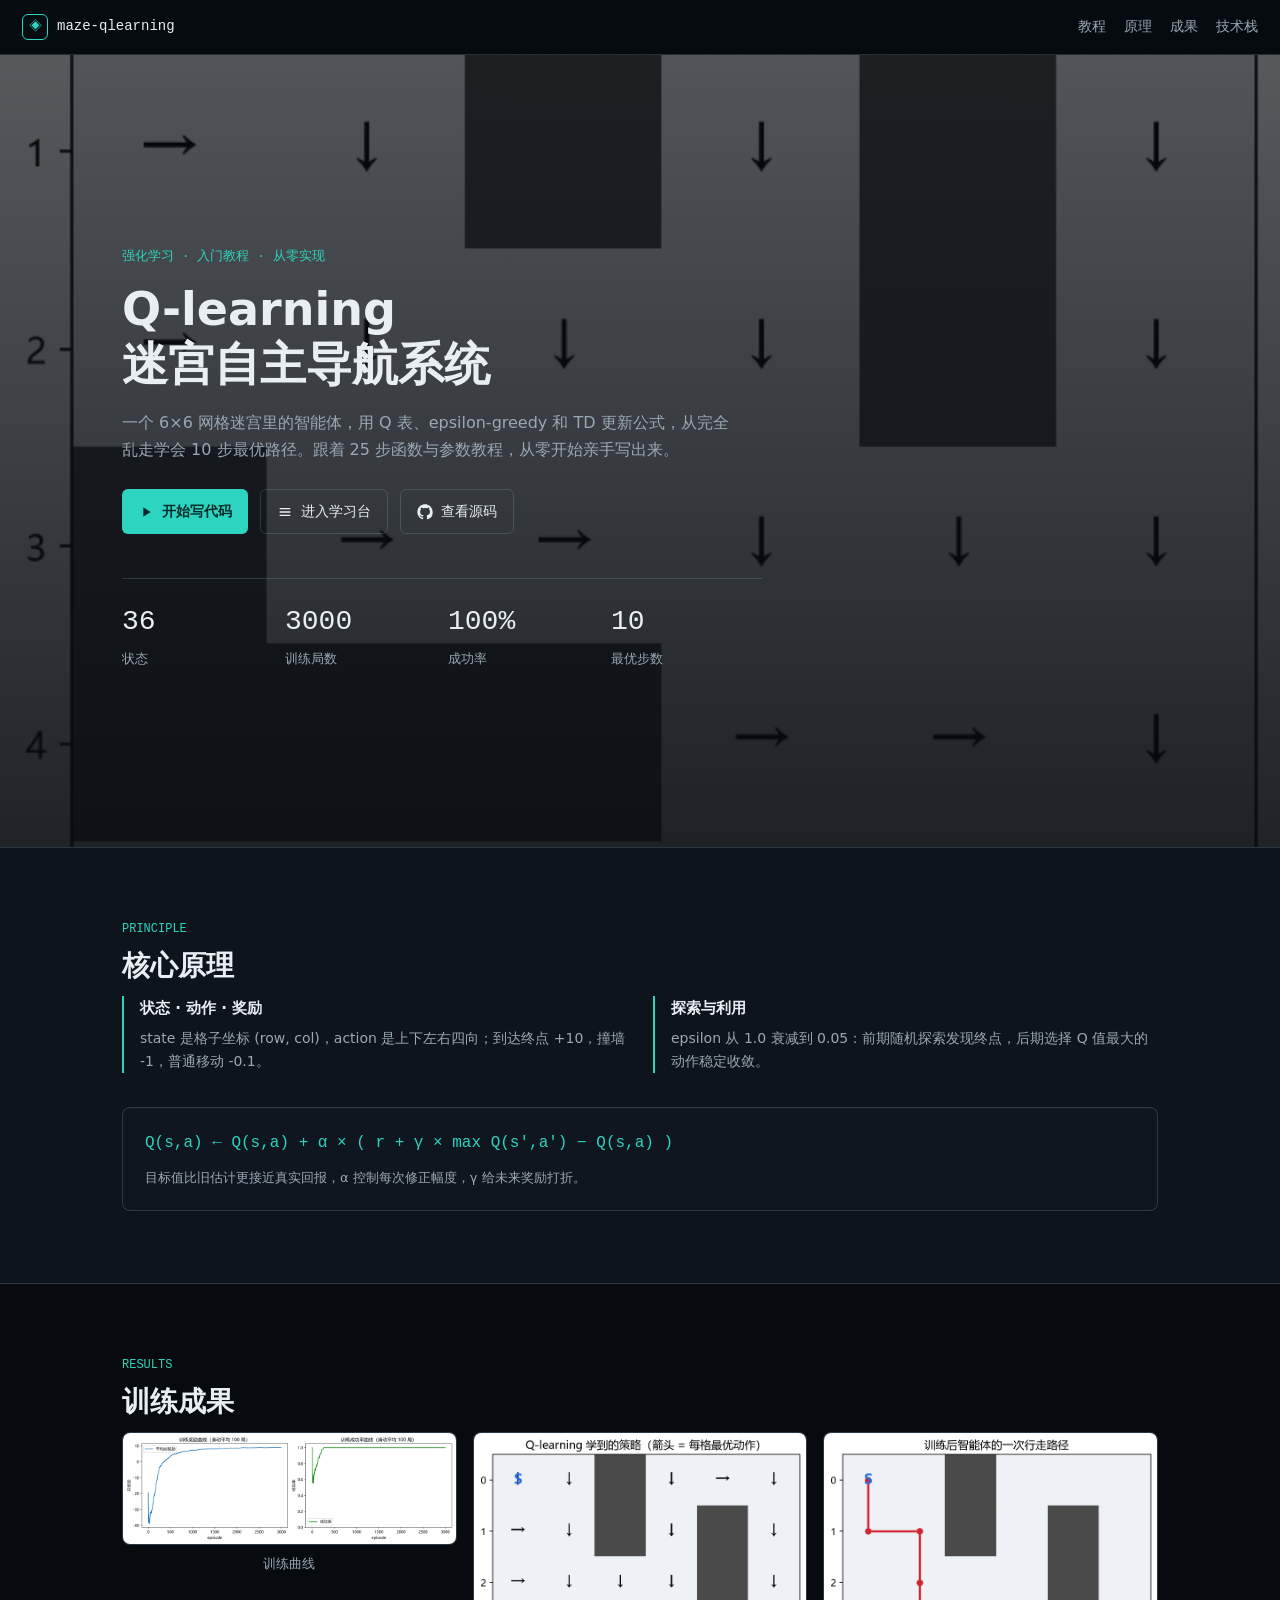
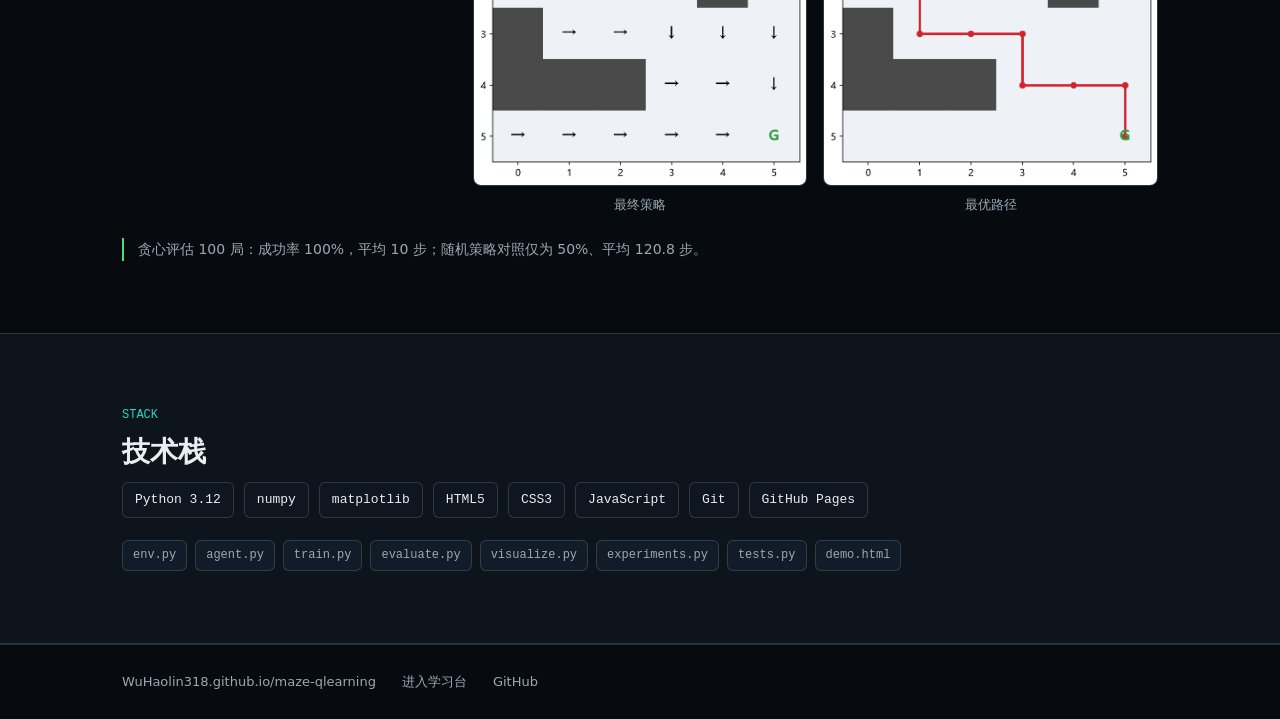
<file: index.html>
<!doctype html>
<html lang="zh-CN">
<head>
  <meta charset="utf-8">
  <meta name="viewport" content="width=device-width, initial-scale=1">
  <title>Q-learning 迷宫自主导航系统</title>
  <meta name="description" content="一个从零实现的 Q-learning 迷宫自主导航项目：状态、动作、奖励、Q 表、epsilon-greedy、可视化与参数实验。">
  <link rel="stylesheet" href="intro.css">
</head>
<body>
  <canvas id="grid-bg" aria-hidden="true"></canvas>

  <header class="site-head">
    <a class="brand" href="index.html">
      <span class="brand-mark" aria-hidden="true">◈</span>
      <span>maze-qlearning</span>
    </a>
    <nav aria-label="页面导航">
      <a href="tutorial.html">教程</a>
      <a href="#principle">原理</a>
      <a href="#results">成果</a>
      <a href="#stack">技术栈</a>
    </nav>
  </header>

  <main>
    <section class="hero" id="top">
      <div class="hero-inner">
        <p class="eyebrow">强化学习 · 入门教程 · 从零实现</p>
        <h1>Q-learning<br>迷宫自主导航系统</h1>
        <p class="lead">一个 6×6 网格迷宫里的智能体，用 Q 表、epsilon-greedy 和 TD 更新公式，从完全乱走学会 10 步最优路径。跟着 25 步函数与参数教程，从零开始亲手写出来。</p>
        <div class="cta-row">
          <a class="btn btn-primary" href="tutorial.html">
            <svg viewBox="0 0 24 24" fill="currentColor" aria-hidden="true"><path d="M8 5v14l11-7z"/></svg>
            开始写代码
          </a>
          <a class="btn btn-ghost" href="demo.html">
            <svg viewBox="0 0 24 24" fill="none" stroke="currentColor" stroke-width="2"><path d="M4 7h16M4 12h16M4 17h16"/></svg>
            进入学习台
          </a>
          <a class="btn btn-ghost" href="https://github.com/WuHaolin318/maze-qlearning">
            <svg viewBox="0 0 24 24" fill="currentColor" aria-hidden="true"><path d="M12 .5C5.65.5.5 5.65.5 12c0 5.08 3.29 9.39 7.86 10.91.58.11.79-.25.79-.56v-2.17c-3.2.7-3.87-1.36-3.87-1.36-.53-1.34-1.29-1.7-1.29-1.7-1.05-.72.08-.71.08-.71 1.16.08 1.77 1.19 1.77 1.19 1.03 1.77 2.7 1.26 3.36.96.1-.75.4-1.26.73-1.55-2.55-.29-5.23-1.28-5.23-5.68 0-1.26.45-2.29 1.19-3.1-.12-.29-.52-1.46.11-3.05 0 0 .97-.31 3.18 1.18a11.1 11.1 0 0 1 5.8 0c2.2-1.49 3.17-1.18 3.17-1.18.63 1.59.23 2.76.11 3.05.74.81 1.19 1.84 1.19 3.1 0 4.41-2.69 5.38-5.25 5.66.41.35.77 1.05.77 2.12v3.14c0 .31.21.68.8.56A10.52 10.52 0 0 0 23.5 12C23.5 5.65 18.35.5 12 .5z"/></svg>
            查看源码
          </a>
        </div>
        <div class="hero-stats" aria-label="项目关键数据">
          <div><b data-count="36">0</b><span>状态</span></div>
          <div><b data-count="3000">0</b><span>训练局数</span></div>
          <div><b data-count="100" data-suffix="%">0</b><span>成功率</span></div>
          <div><b data-count="10">0</b><span>最优步数</span></div>
        </div>
      </div>
    </section>

    <section class="band band-alt" id="principle">
      <div class="container">
        <p class="kicker">PRINCIPLE</p>
        <h2>核心原理</h2>
        <div class="principle-grid">
          <div class="principle reveal">
            <h3>状态 · 动作 · 奖励</h3>
            <p>state 是格子坐标 (row, col)，action 是上下左右四向；到达终点 +10，撞墙 -1，普通移动 -0.1。</p>
          </div>
          <div class="principle reveal">
            <h3>探索与利用</h3>
            <p>epsilon 从 1.0 衰减到 0.05：前期随机探索发现终点，后期选择 Q 值最大的动作稳定收敛。</p>
          </div>
        </div>
        <div class="formula reveal" aria-label="Q 值更新公式">
          <code>Q(s,a) ← Q(s,a) + α × ( r + γ × max Q(s′,a′) − Q(s,a) )</code>
          <p>目标值比旧估计更接近真实回报，α 控制每次修正幅度，γ 给未来奖励打折。</p>
        </div>
      </div>
    </section>

    <section class="band" id="results">
      <div class="container">
        <p class="kicker">RESULTS</p>
        <h2>训练成果</h2>
        <div class="gallery">
          <figure class="reveal">
            <img src="results/training_curves.png" alt="训练奖励与成功率曲线">
            <figcaption>训练曲线</figcaption>
          </figure>
          <figure class="reveal">
            <img src="results/policy.png" alt="最终策略箭头图">
            <figcaption>最终策略</figcaption>
          </figure>
          <figure class="reveal">
            <img src="results/path.png" alt="智能体行走路径">
            <figcaption>最优路径</figcaption>
          </figure>
        </div>
        <p class="gallery-note">贪心评估 100 局：成功率 100%，平均 10 步；随机策略对照仅为 50%、平均 120.8 步。</p>
      </div>
    </section>

    <section class="band band-alt" id="stack">
      <div class="container">
        <p class="kicker">STACK</p>
        <h2>技术栈</h2>
        <div class="chips">
          <span>Python 3.12</span>
          <span>numpy</span>
          <span>matplotlib</span>
          <span>HTML5</span>
          <span>CSS3</span>
          <span>JavaScript</span>
          <span>Git</span>
          <span>GitHub Pages</span>
        </div>
        <div class="file-list" aria-label="项目文件结构">
          <code>env.py</code><code>agent.py</code><code>train.py</code><code>evaluate.py</code>
          <code>visualize.py</code><code>experiments.py</code><code>tests.py</code><code>demo.html</code>
        </div>
      </div>
    </section>
  </main>

  <footer class="site-foot">
    <div class="container">
      <a href="https://WuHaolin318.github.io/maze-qlearning/">WuHaolin318.github.io/maze-qlearning</a>
      <a href="demo.html">进入学习台</a>
      <a href="https://github.com/WuHaolin318/maze-qlearning">GitHub</a>
    </div>
  </footer>

  <script src="intro.js"></script>
</body>
</html>
</file>
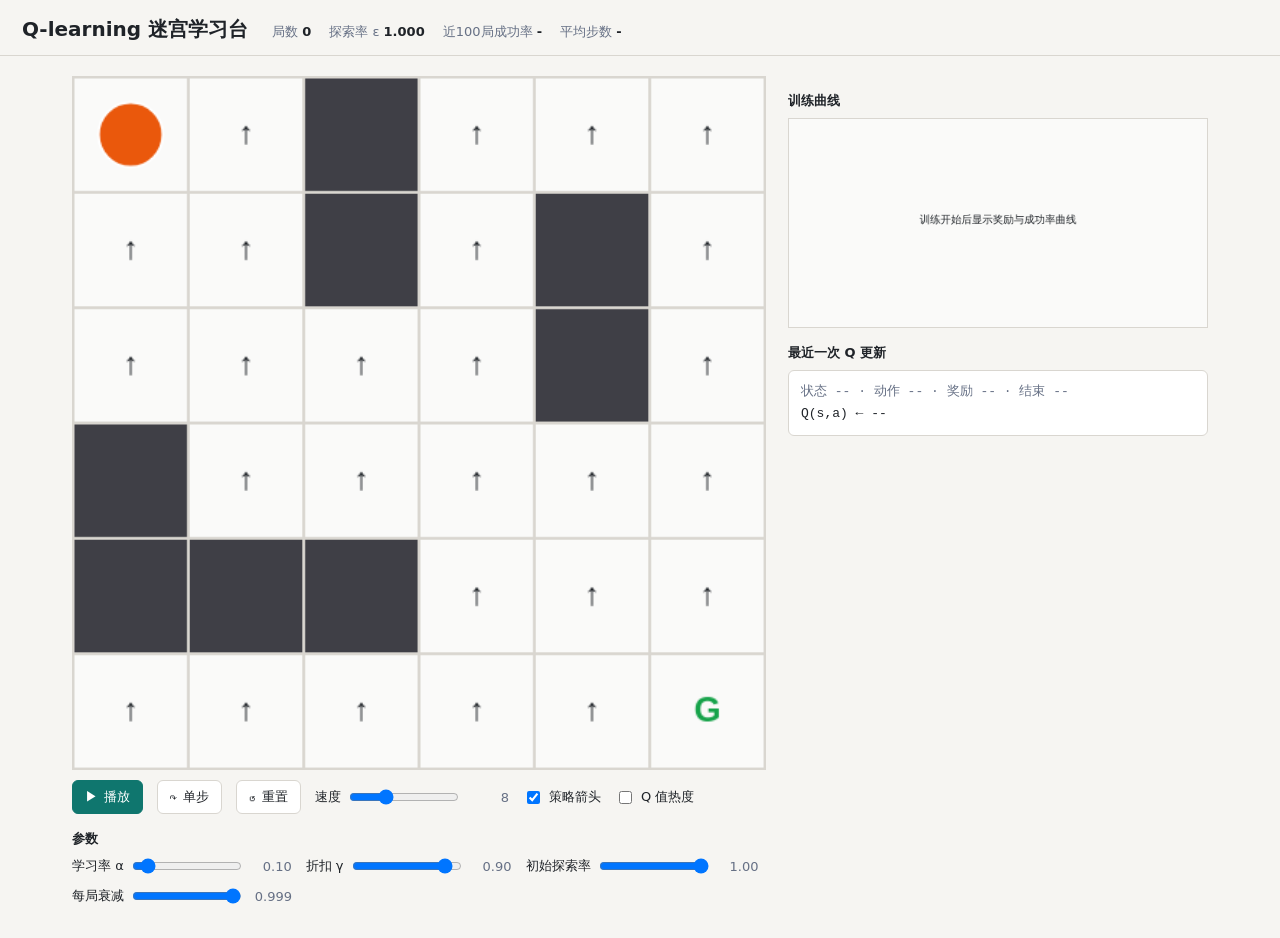
<file: web/index.html>
<!doctype html>
<html lang="zh-CN">
<head>
  <meta charset="utf-8">
  <meta name="viewport" content="width=device-width, initial-scale=1">
  <title>Q-learning 迷宫学习台</title>
  <link rel="stylesheet" href="style.css">
</head>
<body>
  <header class="topbar">
    <h1>Q-learning 迷宫学习台</h1>
    <div class="stats">
      <span>局数 <b id="statEpisode">0</b></span>
      <span>探索率 ε <b id="statEpsilon">1.000</b></span>
      <span>近100局成功率 <b id="statSuccess">-</b></span>
      <span>平均步数 <b id="statSteps">-</b></span>
    </div>
  </header>

  <main class="layout">
    <section class="stage" aria-label="迷宫训练区">
      <canvas id="maze" width="480" height="480" aria-label="迷宫与智能体位置">迷宫与智能体位置</canvas>
      <div class="controls">
        <button type="button" id="playBtn" class="btn btn-primary" aria-label="播放或暂停训练">
          <span aria-hidden="true" id="playIcon">▶</span><span id="playLabel">播放</span>
        </button>
        <button type="button" id="stepBtn" class="btn" aria-label="单步执行一次动作">
          <span aria-hidden="true">↷</span>单步
        </button>
        <button type="button" id="resetBtn" class="btn" aria-label="重置训练">
          <span aria-hidden="true">↺</span>重置
        </button>
        <label class="param">速度 <input type="range" id="speed" min="1" max="24" value="8"><span id="speedVal">8</span></label>
        <label class="check"><input type="checkbox" id="showPolicy" checked>策略箭头</label>
        <label class="check"><input type="checkbox" id="showQ">Q 值热度</label>
      </div>

      <h2 class="section-title">参数</h2>
      <div class="controls params">
        <label class="param">学习率 α <input type="range" id="alpha" min="0.01" max="1" step="0.01" value="0.1"><span id="alphaVal">0.10</span></label>
        <label class="param">折扣 γ <input type="range" id="gamma" min="0" max="0.99" step="0.01" value="0.9"><span id="gammaVal">0.90</span></label>
        <label class="param">初始探索率 <input type="range" id="epsilonStart" min="0.05" max="1" step="0.05" value="1"><span id="epsilonStartVal">1.00</span></label>
        <label class="param">每局衰减 <input type="range" id="epsilonDecay" min="0.9" max="1" step="0.001" value="0.999"><span id="epsilonDecayVal">0.999</span></label>
      </div>
    </section>

    <aside class="side" aria-label="学习曲线与更新信息">
      <h2 class="section-title">训练曲线</h2>
      <canvas id="curves" width="480" height="240" aria-label="奖励与成功率训练曲线">奖励与成功率训练曲线</canvas>
      <h2 class="section-title">最近一次 Q 更新</h2>
      <div class="formula-box">
        <div id="lastLine">状态 -- · 动作 -- · 奖励 -- · 结束 --</div>
        <div id="formulaLine">Q(s,a) ← --</div>
      </div>
    </aside>
  </main>

  <script src="app.js"></script>
</body>
</html>
</file>
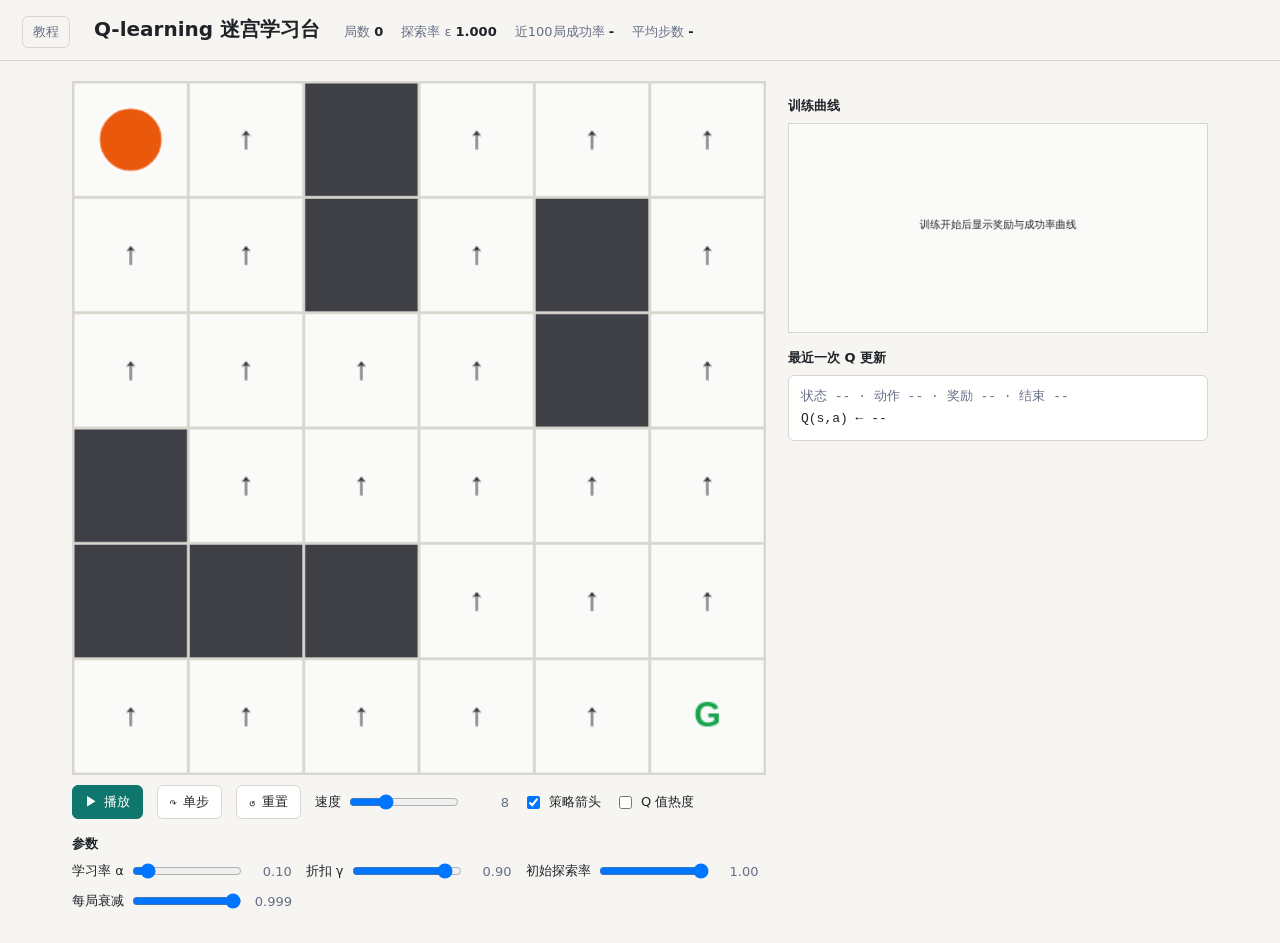
<file: demo.html>
<!doctype html>
<html lang="zh-CN">
<head>
  <meta charset="utf-8">
  <meta name="viewport" content="width=device-width, initial-scale=1">
  <title>Q-learning 迷宫学习台</title>
  <link rel="stylesheet" href="style.css">
</head>
<body>
  <header class="topbar">
    <a class="back-link" href="tutorial.html">教程</a>
    <h1>Q-learning 迷宫学习台</h1>
    <div class="stats">
      <span>局数 <b id="statEpisode">0</b></span>
      <span>探索率 ε <b id="statEpsilon">1.000</b></span>
      <span>近100局成功率 <b id="statSuccess">-</b></span>
      <span>平均步数 <b id="statSteps">-</b></span>
    </div>
  </header>

  <main class="layout">
    <section class="stage" aria-label="迷宫训练区">
      <canvas id="maze" width="480" height="480" aria-label="迷宫与智能体位置">迷宫与智能体位置</canvas>
      <div class="controls">
        <button type="button" id="playBtn" class="btn btn-primary" aria-label="播放或暂停训练">
          <span aria-hidden="true" id="playIcon">▶</span><span id="playLabel">播放</span>
        </button>
        <button type="button" id="stepBtn" class="btn" aria-label="单步执行一次动作">
          <span aria-hidden="true">↷</span>单步
        </button>
        <button type="button" id="resetBtn" class="btn" aria-label="重置训练">
          <span aria-hidden="true">↺</span>重置
        </button>
        <label class="param">速度 <input type="range" id="speed" min="1" max="24" value="8"><span id="speedVal">8</span></label>
        <label class="check"><input type="checkbox" id="showPolicy" checked>策略箭头</label>
        <label class="check"><input type="checkbox" id="showQ">Q 值热度</label>
      </div>

      <h2 class="section-title">参数</h2>
      <div class="controls params">
        <label class="param">学习率 α <input type="range" id="alpha" min="0.01" max="1" step="0.01" value="0.1"><span id="alphaVal">0.10</span></label>
        <label class="param">折扣 γ <input type="range" id="gamma" min="0" max="0.99" step="0.01" value="0.9"><span id="gammaVal">0.90</span></label>
        <label class="param">初始探索率 <input type="range" id="epsilonStart" min="0.05" max="1" step="0.05" value="1"><span id="epsilonStartVal">1.00</span></label>
        <label class="param">每局衰减 <input type="range" id="epsilonDecay" min="0.9" max="1" step="0.001" value="0.999"><span id="epsilonDecayVal">0.999</span></label>
      </div>
    </section>

    <aside class="side" aria-label="学习曲线与更新信息">
      <h2 class="section-title">训练曲线</h2>
      <canvas id="curves" width="480" height="240" aria-label="奖励与成功率训练曲线">奖励与成功率训练曲线</canvas>
      <h2 class="section-title">最近一次 Q 更新</h2>
      <div class="formula-box">
        <div id="lastLine">状态 -- · 动作 -- · 奖励 -- · 结束 --</div>
        <div id="formulaLine">Q(s,a) ← --</div>
      </div>
    </aside>
  </main>

  <script src="app.js"></script>
</body>
</html>
</file>
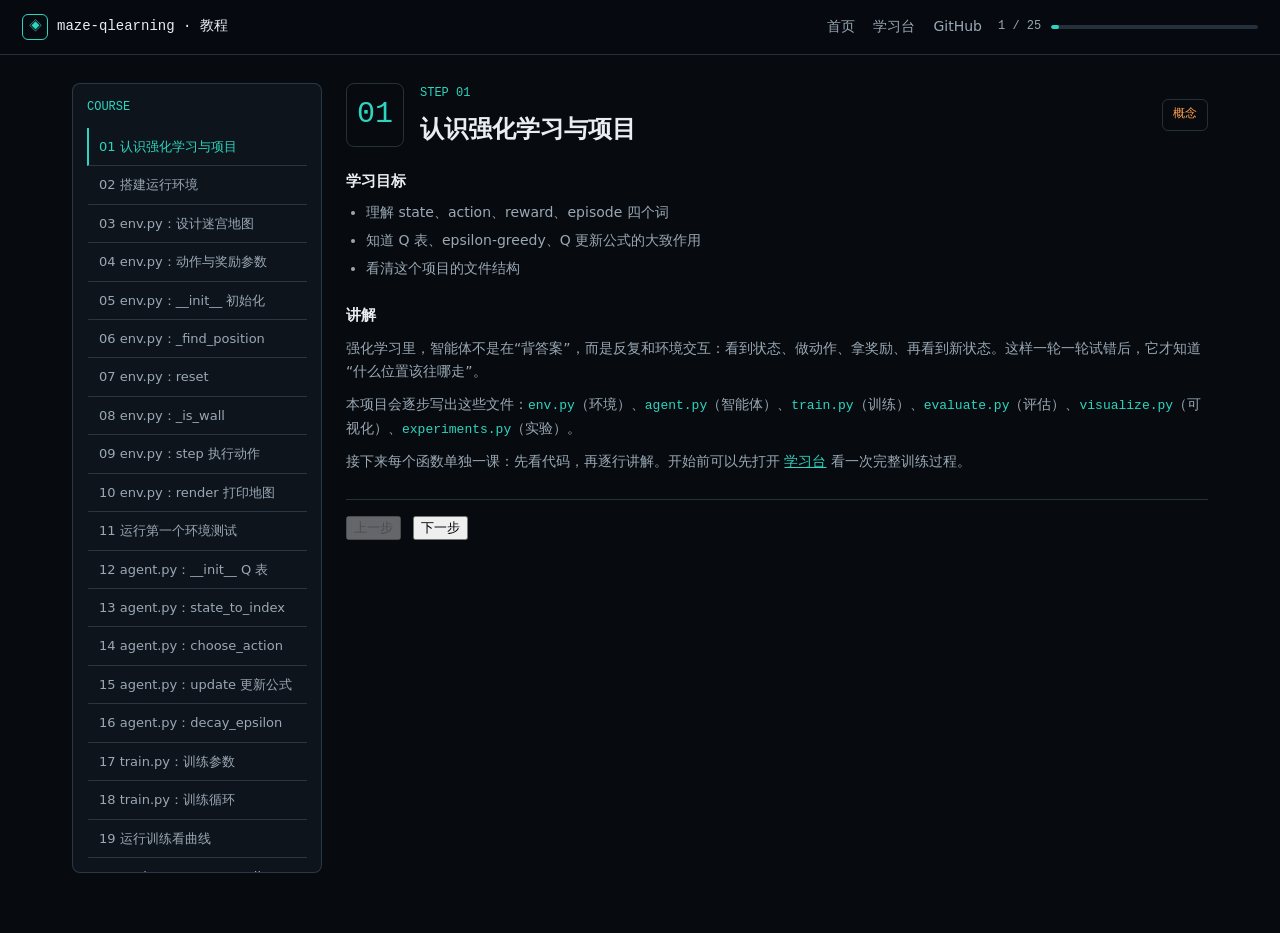
<file: tutorial.html>
<!doctype html>
<html lang="zh-CN">
<head>
  <meta charset="utf-8">
  <meta name="viewport" content="width=device-width, initial-scale=1">
  <title>Q-learning 迷宫学习教程</title>
  <link rel="stylesheet" href="tutorial.css">
</head>
<body>
  <header class="site-head">
    <a class="brand" href="index.html">
      <span class="brand-mark" aria-hidden="true">◈</span>
      <span>maze-qlearning · 教程</span>
    </a>
    <nav aria-label="页面导航">
      <a href="index.html">首页</a>
      <a href="demo.html">学习台</a>
      <a href="https://github.com/WuHaolin318/maze-qlearning">GitHub</a>
    </nav>
    <div class="progress-wrap" aria-label="教程进度">
      <span id="progressText">1 / 25</span>
      <div class="progress-track"><div id="progressFill"></div></div>
    </div>
  </header>

  <main class="tutorial-layout">
    <aside class="side-nav" aria-label="教程步骤列表">
      <p class="kicker">COURSE</p>
      <nav id="stepNav"></nav>
    </aside>

    <div class="step-panels">
      <section class="step" id="step-1" data-title="认识强化学习与项目">
        <div class="step-head">
          <span class="step-num">01</span>
          <div><p class="kicker">STEP 01</p><h2>认识强化学习与项目</h2></div>
          <span class="step-type">概念</span>
        </div>
        <div class="step-body">
          <h3>学习目标</h3>
          <ul>
            <li>理解 state、action、reward、episode 四个词</li>
            <li>知道 Q 表、epsilon-greedy、Q 更新公式的大致作用</li>
            <li>看清这个项目的文件结构</li>
          </ul>
          <h3>讲解</h3>
          <p>强化学习里，智能体不是在“背答案”，而是反复和环境交互：看到状态、做动作、拿奖励、再看到新状态。这样一轮一轮试错后，它才知道“什么位置该往哪走”。</p>
          <p>本项目会逐步写出这些文件：<code>env.py</code>（环境）、<code>agent.py</code>（智能体）、<code>train.py</code>（训练）、<code>evaluate.py</code>（评估）、<code>visualize.py</code>（可视化）、<code>experiments.py</code>（实验）。</p>
          <p>接下来每个函数单独一课：先看代码，再逐行讲解。开始前可以先打开 <a href="demo.html">学习台</a> 看一次完整训练过程。</p>
        </div>
        <div class="step-nav">
          <button type="button" class="prev-btn" disabled>上一步</button>
          <button type="button" class="next-btn">下一步</button>
        </div>
      </section>

      <section class="step" id="step-2" data-title="搭建运行环境">
        <div class="step-head">
          <span class="step-num">02</span>
          <div><p class="kicker">STEP 02</p><h2>搭建运行环境</h2></div>
          <span class="step-type">操作</span>
        </div>
        <div class="step-body">
          <h3>学习目标</h3>
          <ul>
            <li>创建独立虚拟环境，避免污染系统 Python</li>
            <li>安装 numpy 和 matplotlib</li>
          </ul>
          <h3>要执行的命令</h3>
          <div class="code-wrap"><button type="button" class="copy-btn">复制</button><textarea class="code-block terminal" rows="4" readonly spellcheck="false">python -m venv venv
venv\Scripts\activate
pip install numpy matplotlib</textarea></div>
          <h3>预期输出</h3>
          <pre class="expected"><code>Successfully installed matplotlib ... numpy ...</code></pre>
          <p>看到 <code>Successfully installed</code> 说明依赖装好了。</p>
        </div>
        <div class="step-nav">
          <button type="button" class="prev-btn">上一步</button>
          <button type="button" class="next-btn">下一步</button>
        </div>
      </section>

      <section class="step" id="step-3" data-title="env.py：设计迷宫地图">
        <div class="step-head">
          <span class="step-num">03</span>
          <div><p class="kicker">STEP 03</p><h2>env.py：设计迷宫地图 MAP</h2></div>
          <span class="step-type">参数</span>
        </div>
        <div class="step-body">
          <h3>这个参数做什么</h3>
          <p>MAP 是整个迷宫的地图：一张 6 行 6 列的二维数组，数字编码决定每个格子是空地、墙、起点还是终点。</p>
          <div class="code-wrap"><button type="button" class="copy-btn">复制</button><textarea class="code-block" rows="12" readonly spellcheck="false"># 0 = 空地，1 = 墙，2 = 起点，3 = 终点
MAP = [
    [2, 0, 1, 0, 0, 0],
    [0, 0, 1, 0, 1, 0],
    [0, 0, 0, 0, 1, 0],
    [1, 0, 0, 0, 0, 0],
    [1, 1, 1, 0, 0, 0],
    [0, 0, 0, 0, 0, 3],
]</textarea></div>
          <h3>逐项讲解</h3>
          <ul class="line-expl">
            <li><code>[2, 0, 1, ...]</code> 第 0 行：起点在 (0,0)，(0,2) 是墙</li>
            <li><code>2</code> 起点只能有一个，智能体每次从它出发</li>
            <li><code>3</code> 终点只能有一个，到达即成功</li>
            <li><code>1</code> 墙不能进入，撞墙会原地停留并扣分</li>
            <li><code>0</code> 空地，智能体可以走</li>
          </ul>
          <h3>怎么设计自己的地图</h3>
          <ul class="line-expl">
            <li>先决定大小：本项目是 6×6，也可以改成 5×5 或 8×8</li>
            <li>把起点放在左上角、终点放在右下角，中间放几堵墙制造通道</li>
            <li>设计完必须保证从起点到终点有一条通路，否则永远学不会</li>
            <li>墙越多、通道越绕，迷宫越难，学习速度越慢</li>
          </ul>
          <h3>动手练习</h3>
          <p>试着把 <code>MAP[2][4]</code> 的墙改成 <code>0</code>，或去掉 (3,0) 的墙，看看路径会不会变短、学习会不会变快。</p>
        </div>
        <div class="step-nav">
          <button type="button" class="prev-btn">上一步</button>
          <button type="button" class="next-btn">下一步</button>
        </div>
      </section>

      <section class="step" id="step-4" data-title="env.py：动作与奖励参数">
        <div class="step-head">
          <span class="step-num">04</span>
          <div><p class="kicker">STEP 04</p><h2>env.py：动作与奖励参数</h2></div>
          <span class="step-type">参数</span>
        </div>
        <div class="step-body">
          <h3>动作参数 ACTIONS</h3>
          <p>动作不是直接写“上/下/左/右”，而是用数字编号，再映射成坐标位移。这样 Q 表可以直接用数字当列下标。</p>
          <div class="code-wrap"><button type="button" class="copy-btn">复制</button><textarea class="code-block" rows="3" readonly spellcheck="false"># 动作编号：0=上 1=下 2=左 3=右
ACTIONS = {0: (-1, 0), 1: (1, 0), 2: (0, -1), 3: (0, 1)}</textarea></div>
          <ul class="line-expl">
            <li><code>0: (-1, 0)</code> 向上：行号减 1，列不变</li>
            <li><code>1: (1, 0)</code> 向下：行号加 1</li>
            <li><code>2: (0, -1)</code> 向左：列号减 1</li>
            <li><code>3: (0, 1)</code> 向右：列号加 1</li>
            <li>用数字代替文字，是因为 Q 表的列号就是动作编号，方便直接查表</li>
          </ul>
          <h3>奖励参数 REWARD</h3>
          <div class="code-wrap"><button type="button" class="copy-btn">复制</button><textarea class="code-block" rows="3" readonly spellcheck="false">REWARD_GOAL = 10.0   # 到达终点：大正奖励
REWARD_WALL = -1.0   # 撞墙 / 越界：惩罚
REWARD_STEP = -0.1   # 普通移动：小惩罚</textarea></div>
          <ul class="line-expl">
            <li><code>+10</code> 明确告诉智能体“到这里是对的”，数值要大</li>
            <li><code>-1</code> 惩罚无效动作，但不要太大，否则它会害怕移动</li>
            <li><code>-0.1</code> 每走一步都扣一点，引导它找更短的路径</li>
            <li>奖励差就是 Q 学习的“学习信号”，设计不合理，训练就学不会</li>
          </ul>
        </div>
        <div class="step-nav">
          <button type="button" class="prev-btn">上一步</button>
          <button type="button" class="next-btn">下一步</button>
        </div>
      </section>

      <section class="step" id="step-5" data-title="env.py：__init__ 初始化">
        <div class="step-head">
          <span class="step-num">03</span>
          <div><p class="kicker">STEP 03</p><h2>env.py：__init__ 初始化环境</h2></div>
          <span class="step-type">函数</span>
        </div>
        <div class="step-body">
          <h3>这个函数做什么</h3>
          <p>创建环境对象时自动运行，负责记住地图尺寸、起点、终点，并立刻开始第一局。</p>
          <div class="code-wrap"><button type="button" class="copy-btn">复制</button><textarea class="code-block" rows="12" readonly spellcheck="false">class GridMazeEnv:
    def __init__(self):
        self.rows = len(MAP)
        self.cols = len(MAP[0])
        self.start_pos = self._find_position(2)
        self.goal_pos = self._find_position(3)
        self.agent_pos = None
        self.reset()</textarea></div>
          <h3>逐行讲解</h3>
          <ul class="line-expl">
            <li><code>class GridMazeEnv:</code> 定义一个环境类，把地图和规则打包在一起</li>
            <li><code>def __init__(self):</code> 每次创建环境对象时自动调用</li>
            <li><code>self.rows = len(MAP)</code> 地图有几行，也就是 6</li>
            <li><code>self.cols = len(MAP[0])</code> 第一行有几个格子，也就是列数 6</li>
            <li><code>self.start_pos = self._find_position(2)</code> 扫描地图找到编码 2 的起点</li>
            <li><code>self.goal_pos = self._find_position(3)</code> 扫描地图找到编码 3 的终点</li>
            <li><code>self.agent_pos = None</code> 智能体位置先留空</li>
            <li><code>self.reset()</code> 调用下面的 reset，立刻把智能体放回起点</li>
          </ul>
        </div>
        <div class="step-nav">
          <button type="button" class="prev-btn">上一步</button>
          <button type="button" class="next-btn">下一步</button>
        </div>
      </section>

      <section class="step" id="step-6" data-title="env.py：_find_position">
        <div class="step-head">
          <span class="step-num">04</span>
          <div><p class="kicker">STEP 04</p><h2>env.py：_find_position 找坐标</h2></div>
          <span class="step-type">函数</span>
        </div>
        <div class="step-body">
          <h3>这个函数做什么</h3>
          <p>输入一个数字编码，遍历地图，返回第一个匹配格子的坐标 (row, col)。</p>
          <div class="code-wrap"><button type="button" class="copy-btn">复制</button><textarea class="code-block" rows="7" readonly spellcheck="false">    def _find_position(self, value):
        for r in range(self.rows):
            for c in range(self.cols):
                if MAP[r][c] == value:
                    return (r, c)</textarea></div>
          <h3>逐行讲解</h3>
          <ul class="line-expl">
            <li><code>for r in range(self.rows):</code> 从上到下逐行扫描</li>
            <li><code>for c in range(self.cols):</code> 在每一行里从左到右扫描</li>
            <li><code>if MAP[r][c] == value:</code> 当前格子的编码等于要找的值</li>
            <li><code>return (r, c)</code> 找到后立刻返回坐标，函数结束</li>
          </ul>
          <p>因为地图里起点和终点都只有一个，所以“找到就返回”是安全的。</p>
        </div>
        <div class="step-nav">
          <button type="button" class="prev-btn">上一步</button>
          <button type="button" class="next-btn">下一步</button>
        </div>
      </section>

      <section class="step" id="step-7" data-title="env.py：reset">
        <div class="step-head">
          <span class="step-num">05</span>
          <div><p class="kicker">STEP 05</p><h2>env.py：reset 开始新一局</h2></div>
          <span class="step-type">函数</span>
        </div>
        <div class="step-body">
          <h3>这个函数做什么</h3>
          <p>把智能体放回起点，并返回初始状态，表示“新的一局开始”。</p>
          <div class="code-wrap"><button type="button" class="copy-btn">复制</button><textarea class="code-block" rows="3" readonly spellcheck="false">    def reset(self):
        self.agent_pos = self.start_pos
        return self.agent_pos</textarea></div>
          <h3>逐行讲解</h3>
          <ul class="line-expl">
            <li><code>self.agent_pos = self.start_pos</code> 位置重置为起点</li>
            <li><code>return self.agent_pos</code> 把初始状态交回给调用方</li>
          </ul>
          <p>训练时每一局开始都会调用它，相当于“把棋子放回棋盘”。</p>
        </div>
        <div class="step-nav">
          <button type="button" class="prev-btn">上一步</button>
          <button type="button" class="next-btn">下一步</button>
        </div>
      </section>

      <section class="step" id="step-8" data-title="env.py：_is_wall">
        <div class="step-head">
          <span class="step-num">06</span>
          <div><p class="kicker">STEP 06</p><h2>env.py：_is_wall 判断墙和边界</h2></div>
          <span class="step-type">函数</span>
        </div>
        <div class="step-body">
          <h3>这个函数做什么</h3>
          <p>给一个坐标，回答“这里能不能进去”。越界也算墙，不允许走出地图。</p>
          <div class="code-wrap"><button type="button" class="copy-btn">复制</button><textarea class="code-block" rows="7" readonly spellcheck="false">    def _is_wall(self, r, c):
        if r < 0 or r >= self.rows:
            return True
        if c < 0 or c >= self.cols:
            return True
        return MAP[r][c] == 1</textarea></div>
          <h3>逐行讲解</h3>
          <ul class="line-expl">
            <li><code>if r &lt; 0 or r &gt;= self.rows:</code> 行号越出上下边界</li>
            <li><code>return True</code> 越界就当成墙，禁止进入</li>
            <li><code>if c &lt; 0 or c &gt;= self.cols:</code> 列号越出左右边界</li>
            <li><code>return MAP[r][c] == 1</code> 没越界时，检查是不是墙格子</li>
          </ul>
        </div>
        <div class="step-nav">
          <button type="button" class="prev-btn">上一步</button>
          <button type="button" class="next-btn">下一步</button>
        </div>
      </section>

      <section class="step" id="step-9" data-title="env.py：step 执行动作">
        <div class="step-head">
          <span class="step-num">07</span>
          <div><p class="kicker">STEP 07</p><h2>env.py：step 执行一个动作</h2></div>
          <span class="step-type">函数</span>
        </div>
        <div class="step-body">
          <h3>这个函数做什么</h3>
          <p>输入动作编号（0 上、1 下、2 左、3 右），移动智能体，并返回 <code>(新状态, 奖励, 是否结束)</code>。</p>
          <div class="code-wrap"><button type="button" class="copy-btn">复制</button><textarea class="code-block" rows="14" readonly spellcheck="false">    def step(self, action):
        dr, dc = ACTIONS[action]
        r, c = self.agent_pos
        nr, nc = r + dr, c + dc
        if self._is_wall(nr, nc):
            return self.agent_pos, REWARD_WALL, False
        self.agent_pos = (nr, nc)
        if self.agent_pos == self.goal_pos:
            return self.agent_pos, REWARD_GOAL, True
        return self.agent_pos, REWARD_STEP, False</textarea></div>
          <h3>逐行讲解</h3>
          <ul class="line-expl">
            <li><code>dr, dc = ACTIONS[action]</code> 取出该动作对应的行、列位移</li>
            <li><code>r, c = self.agent_pos</code> 读出当前位置</li>
            <li><code>nr, nc = r + dr, c + dc</code> 计算动作后的目标位置</li>
            <li><code>if self._is_wall(nr, nc):</code> 目标位置是墙或越界</li>
            <li><code>return self.agent_pos, REWARD_WALL, False</code> 位置不变、给惩罚、本局不结束</li>
            <li><code>self.agent_pos = (nr, nc)</code> 正常移动，更新位置</li>
            <li><code>if self.agent_pos == self.goal_pos:</code> 到达终点</li>
            <li><code>return ..., REWARD_GOAL, True</code> 给 +10，本局结束</li>
            <li><code>return ..., REWARD_STEP, False</code> 普通移动，小惩罚，继续</li>
          </ul>
        </div>
        <div class="step-nav">
          <button type="button" class="prev-btn">上一步</button>
          <button type="button" class="next-btn">下一步</button>
        </div>
      </section>

      <section class="step" id="step-10" data-title="env.py：render 打印地图">
        <div class="step-head">
          <span class="step-num">08</span>
          <div><p class="kicker">STEP 08</p><h2>env.py：render 在终端画地图</h2></div>
          <span class="step-type">函数</span>
        </div>
        <div class="step-body">
          <h3>这个函数做什么</h3>
          <p>把当前迷宫打印成字符画：A 是智能体，G 是终点，# 是墙，. 是空地。</p>
          <div class="code-wrap"><button type="button" class="copy-btn">复制</button><textarea class="code-block" rows="14" readonly spellcheck="false">    def render(self):
        for r in range(self.rows):
            line = ""
            for c in range(self.cols):
                if (r, c) == self.agent_pos:
                    line += "A "
                elif MAP[r][c] == 1:
                    line += "# "
                elif MAP[r][c] == 3:
                    line += "G "
                else:
                    line += ". "
            print(line)</textarea></div>
          <h3>逐行讲解</h3>
          <ul class="line-expl">
            <li><code>line = ""</code> 每一行先准备一个空字符串</li>
            <li><code>if (r, c) == self.agent_pos:</code> 这个格子是智能体当前位置</li>
            <li><code>line += "A "</code> 拼上字母 A，表示智能体</li>
            <li><code>elif MAP[r][c] == 1:</code> 否则判断是不是墙</li>
            <li><code>print(line)</code> 一行拼完就打印</li>
          </ul>
        </div>
        <div class="step-nav">
          <button type="button" class="prev-btn">上一步</button>
          <button type="button" class="next-btn">下一步</button>
        </div>
      </section>

      <section class="step" id="step-11" data-title="运行第一个环境测试">
        <div class="step-head">
          <span class="step-num">09</span>
          <div><p class="kicker">STEP 09</p><h2>运行第一个环境测试</h2></div>
          <span class="step-type">运行</span>
        </div>
        <div class="step-body">
          <h3>学习目标</h3>
          <ul>
            <li>亲手调用一次环境的方法</li>
            <li>看懂返回的“状态、奖励、是否结束”</li>
          </ul>
          <h3>在终端输入</h3>
          <div class="code-wrap"><button type="button" class="copy-btn">复制</button><textarea class="code-block terminal" rows="6" readonly spellcheck="false">python
from env import GridMazeEnv
env = GridMazeEnv()
print(env.start_pos, env.goal_pos)
print(env.step(1))
print(env.step(3))
print(env.step(3))</textarea></div>
          <h3>预期输出</h3>
          <pre class="expected"><code>(0, 0) (5, 5)
((1, 0), -0.1, False)
((1, 1), -0.1, False)
((1, 1), -1.0, False)</code></pre>
          <p>最后一步从 (1,1) 向右走，目标是 (1,2)，那里是墙，所以位置没变、奖励 -1。</p>
        </div>
        <div class="step-nav">
          <button type="button" class="prev-btn">上一步</button>
          <button type="button" class="next-btn">下一步</button>
        </div>
      </section>

      <section class="step" id="step-12" data-title="agent.py：__init__ Q 表">
        <div class="step-head">
          <span class="step-num">12</span>
          <div><p class="kicker">STEP 12</p><h2>agent.py：__init__ 创建 Q 表</h2></div>
          <span class="step-type">函数</span>
        </div>
        <div class="step-body">
          <h3>这个函数做什么</h3>
          <p>创建智能体，准备一张全 0 的 Q 表，并保存所有超参数。</p>
          <div class="code-wrap"><button type="button" class="copy-btn">复制</button><textarea class="code-block" rows="22" readonly spellcheck="false">class QLearningAgent:
    def __init__(self, n_rows, n_cols, n_actions=4,
                 alpha=0.1, gamma=0.9,
                 epsilon=1.0, epsilon_min=0.05,
                 epsilon_decay=0.999, seed=None):
        self.n_rows = n_rows
        self.n_cols = n_cols
        self.n_actions = n_actions
        self.alpha = alpha
        self.gamma = gamma
        self.epsilon = epsilon
        self.epsilon_min = epsilon_min
        self.epsilon_decay = epsilon_decay
        self.random = random.Random(seed)
        self.q_table = np.zeros((n_rows * n_cols, n_actions))</textarea></div>
          <h3>逐行讲解</h3>
          <ul class="line-expl">
            <li><code>alpha</code> 学习率：每次更新时新信息占多大比重</li>
            <li><code>gamma</code> 折扣因子：未来奖励打多少折</li>
            <li><code>epsilon</code> 当前探索概率：越大越爱随机走</li>
            <li><code>epsilon_min</code> 探索概率下限，防止完全停止探索</li>
            <li><code>epsilon_decay</code> 每局结束后 epsilon 乘的衰减系数</li>
            <li><code>random.Random(seed)</code> 独立随机源，固定 seed 可复现</li>
            <li><code>np.zeros((n_rows * n_cols, n_actions))</code> 36 行 4 列的全零表</li>
          </ul>
        </div>
        <div class="step-nav">
          <button type="button" class="prev-btn">上一步</button>
          <button type="button" class="next-btn">下一步</button>
        </div>
      </section>

      <section class="step" id="step-13" data-title="agent.py：state_to_index">
        <div class="step-head">
          <span class="step-num">13</span>
          <div><p class="kicker">STEP 13</p><h2>agent.py：state_to_index 坐标转下标</h2></div>
          <span class="step-type">函数</span>
        </div>
        <div class="step-body">
          <h3>这个函数做什么</h3>
          <p>把二维坐标 (row, col) 转成一维下标，因为 Q 表只有一维的行索引。</p>
          <div class="code-wrap"><button type="button" class="copy-btn">复制</button><textarea class="code-block" rows="4" readonly spellcheck="false">    def state_to_index(self, state):
        row, col = state
        return row * self.n_cols + col</textarea></div>
          <h3>逐行讲解</h3>
          <ul class="line-expl">
            <li><code>row, col = state</code> 把坐标拆成行和列</li>
            <li><code>row * self.n_cols + col</code> 第 row 行前面有 row 整行，再加上第 col 列</li>
          </ul>
          <p>例如 (1, 2) 会变成 <code>1 × 6 + 2 = 8</code>，正好是 Q 表的第 8 行。</p>
        </div>
        <div class="step-nav">
          <button type="button" class="prev-btn">上一步</button>
          <button type="button" class="next-btn">下一步</button>
        </div>
      </section>

      <section class="step" id="step-14" data-title="agent.py：choose_action">
        <div class="step-head">
          <span class="step-num">14</span>
          <div><p class="kicker">STEP 14</p><h2>agent.py：choose_action 选动作</h2></div>
          <span class="step-type">函数</span>
        </div>
        <div class="step-body">
          <h3>这个函数做什么</h3>
          <p>用 epsilon-greedy 策略选动作：有时随机探索，有时选 Q 值最大的动作。</p>
          <div class="code-wrap"><button type="button" class="copy-btn">复制</button><textarea class="code-block" rows="9" readonly spellcheck="false">    def choose_action(self, state, greedy=False):
        index = self.state_to_index(state)
        if not greedy and self.random.random() < self.epsilon:
            return self.random.randint(0, self.n_actions - 1)
        return int(np.argmax(self.q_table[index]))</textarea></div>
          <h3>逐行讲解</h3>
          <ul class="line-expl">
            <li><code>greedy=False</code> 训练时允许探索；评估时传 True 只利用</li>
            <li><code>random() &lt; epsilon</code> 以 epsilon 概率进入探索分支</li>
            <li><code>randint(0, 3)</code> 随机返回一个动作编号</li>
            <li><code>np.argmax(q_table[index])</code> 找出 Q 值最大的动作下标</li>
          </ul>
          <p>探索帮它发现新路径，利用帮它走当前最优路径，epsilon 决定两者的比例。</p>
        </div>
        <div class="step-nav">
          <button type="button" class="prev-btn">上一步</button>
          <button type="button" class="next-btn">下一步</button>
        </div>
      </section>

      <section class="step" id="step-15" data-title="agent.py：update 更新公式">
        <div class="step-head">
          <span class="step-num">15</span>
          <div><p class="kicker">STEP 15</p><h2>agent.py：update 更新 Q 值</h2></div>
          <span class="step-type">函数</span>
        </div>
        <div class="step-body">
          <h3>这个函数做什么</h3>
          <p>用一次经验 <code>(state, action, reward, next_state, done)</code> 更新 Q 表中的一个值。</p>
          <div class="code-wrap"><button type="button" class="copy-btn">复制</button><textarea class="code-block" rows="13" readonly spellcheck="false">    def update(self, state, action, reward, next_state, done):
        s_idx = self.state_to_index(state)
        ns_idx = self.state_to_index(next_state)
        if done:
            best_next_q = 0.0
        else:
            best_next_q = float(np.max(self.q_table[ns_idx]))
        td_target = reward + self.gamma * best_next_q
        old_q = self.q_table[s_idx, action]
        self.q_table[s_idx, action] = old_q + self.alpha * (td_target - old_q)</textarea></div>
          <h3>逐行讲解</h3>
          <ul class="line-expl">
            <li><code>s_idx</code> 当前状态在 Q 表里的行</li>
            <li><code>ns_idx</code> 下一个状态在 Q 表里的行</li>
            <li><code>if done:</code> 本局结束，没有下一个状态，未来回报按 0 算</li>
            <li><code>np.max(q_table[ns_idx])</code> 下一个状态里最好的动作值多少</li>
            <li><code>td_target = reward + gamma * best_next_q</code> 目标值，比旧估计更接近真相</li>
            <li><code>old_q + alpha * (td_target - old_q)</code> 往目标值方向走一小步</li>
          </ul>
          <h3>手算例子</h3>
          <pre class="expected"><code>Q 初始 = 0，奖励 = 1，下一个状态不是终点
alpha = 0.5，gamma = 0.9
target = 1 + 0.9 × 0 = 1
新 Q = 0 + 0.5 × (1 - 0) = 0.5</code></pre>
        </div>
        <div class="step-nav">
          <button type="button" class="prev-btn">上一步</button>
          <button type="button" class="next-btn">下一步</button>
        </div>
      </section>

      <section class="step" id="step-16" data-title="agent.py：decay_epsilon">
        <div class="step-head">
          <span class="step-num">16</span>
          <div><p class="kicker">STEP 16</p><h2>agent.py：decay_epsilon 探索衰减</h2></div>
          <span class="step-type">函数</span>
        </div>
        <div class="step-body">
          <h3>这个函数做什么</h3>
          <p>每局结束后让 epsilon 变小一点，但不会低于 epsilon_min。</p>
          <div class="code-wrap"><button type="button" class="copy-btn">复制</button><textarea class="code-block" rows="3" readonly spellcheck="false">    def decay_epsilon(self):
        self.epsilon = max(self.epsilon_min,
                           self.epsilon * self.epsilon_decay)</textarea></div>
          <h3>逐行讲解</h3>
          <ul class="line-expl">
            <li><code>self.epsilon * self.epsilon_decay</code> 每次乘 0.999，越乘越小</li>
            <li><code>max(...)</code> 防止 epsilon 低于 0.05，保留少量探索</li>
          </ul>
          <p>前期多探索，后期多利用，这是训练能稳定收敛的关键之一。</p>
        </div>
        <div class="step-nav">
          <button type="button" class="prev-btn">上一步</button>
          <button type="button" class="next-btn">下一步</button>
        </div>
      </section>

      <section class="step" id="step-17" data-title="train.py：训练参数">
        <div class="step-head">
          <span class="step-num">17</span>
          <div><p class="kicker">STEP 17</p><h2>train.py：训练参数</h2></div>
          <span class="step-type">参数</span>
        </div>
        <div class="step-body">
          <h3>先看这三个参数</h3>
          <div class="code-wrap"><button type="button" class="copy-btn">复制</button><textarea class="code-block" rows="4" readonly spellcheck="false">N_EPISODES = 3000   # 训练多少局
MAX_STEPS = 150     # 每局最多走多少步
SEED = 42           # 随机种子，保证可复现</textarea></div>
          <ul class="line-expl">
            <li><code>N_EPISODES = 3000</code> 训练局数：太少学不完，太多浪费时间</li>
            <li><code>MAX_STEPS = 150</code> 一局上限：防止智能体在原地绕圈绕到天荒地老</li>
            <li><code>SEED = 42</code> 固定随机种子：每次训练结果一样，方便对照实验</li>
            <li>这三个参数影响训练时间和稳定性，是“实验变量”之外的固定配置</li>
          </ul>
        </div>
        <div class="step-nav">
          <button type="button" class="prev-btn">上一步</button>
          <button type="button" class="next-btn">下一步</button>
        </div>
      </section>

      <section class="step" id="step-18" data-title="train.py：训练循环">
        <div class="step-head">
          <span class="step-num">18</span>
          <div><p class="kicker">STEP 18</p><h2>train.py：训练循环</h2></div>
          <span class="step-type">函数</span>
        </div>
        <div class="step-body">
          <h3>这个函数做什么</h3>
          <p>把“选动作 → 环境反馈 → 更新 Q 表”串起来，反复训练很多局。</p>
          <div class="code-wrap"><button type="button" class="copy-btn">复制</button><textarea class="code-block" rows="22" readonly spellcheck="false">def train_agent(env, agent, n_episodes, max_steps=150):
    for episode in range(1, n_episodes + 1):
        state = env.reset()
        total_reward = 0.0
        success = False
        for step in range(max_steps):
            action = agent.choose_action(state)
            next_state, reward, done = env.step(action)
            agent.update(state, action, reward, next_state, done)
            state = next_state
            total_reward += reward
            if done:
                success = state == env.goal_pos
                break
        agent.decay_epsilon()
        if episode % 500 == 0:
            print("episode", episode, "完成")</textarea></div>
          <h3>逐行讲解</h3>
          <ul class="line-expl">
            <li><code>state = env.reset()</code> 新的一局从起点开始</li>
            <li><code>action = agent.choose_action(state)</code> 智能体选动作</li>
            <li><code>env.step(action)</code> 环境执行并返回新状态、奖励、是否结束</li>
            <li><code>agent.update(...)</code> 把这次经验写进 Q 表</li>
            <li><code>if done:</code> 本局结束，记录是否成功并退出本局</li>
            <li><code>agent.decay_epsilon()</code> 每局结束降低探索概率</li>
          </ul>
        </div>
        <div class="step-nav">
          <button type="button" class="prev-btn">上一步</button>
          <button type="button" class="next-btn">下一步</button>
        </div>
      </section>

      <section class="step" id="step-19" data-title="运行训练看曲线">
        <div class="step-head">
          <span class="step-num">19</span>
          <div><p class="kicker">STEP 19</p><h2>运行训练，观察学习曲线</h2></div>
          <span class="step-type">运行</span>
        </div>
        <div class="step-body">
          <h3>学习目标</h3>
          <ul>
            <li>跑通 3000 局训练</li>
            <li>学会看“成功率上升、平均步数下降”</li>
          </ul>
          <h3>运行命令</h3>
          <div class="code-wrap"><button type="button" class="copy-btn">复制</button><textarea class="code-block terminal" rows="2" readonly spellcheck="false">python tests.py
python train.py</textarea></div>
          <h3>预期输出（本项目真实结果）</h3>
          <pre class="expected"><code>episode  500 | 最近100局成功率 100% | 平均步数 27.4 | epsilon 0.606
episode 1000 | 最近100局成功率 100% | 平均步数 15.6 | epsilon 0.368
最后 100 局成功率：100.0%</code></pre>
          <p>也可以打开 <a href="demo.html">学习台</a> 实时看同样的过程。</p>
        </div>
        <div class="step-nav">
          <button type="button" class="prev-btn">上一步</button>
          <button type="button" class="next-btn">下一步</button>
        </div>
      </section>

      <section class="step" id="step-20" data-title="evaluate.py：run_policy">
        <div class="step-head">
          <span class="step-num">20</span>
          <div><p class="kicker">STEP 20</p><h2>evaluate.py：run_policy 跑一局</h2></div>
          <span class="step-type">函数</span>
        </div>
        <div class="step-body">
          <h3>这个函数做什么</h3>
          <p>按给定策略跑一局，返回（是否成功, 走的步数）。</p>
          <div class="code-wrap"><button type="button" class="copy-btn">复制</button><textarea class="code-block" rows="11" readonly spellcheck="false">def run_policy(agent, greedy):
    env = GridMazeEnv()
    state = env.reset()
    for step in range(150):
        action = agent.choose_action(state, greedy=greedy)
        state, _, done = env.step(action)
        if done:
            break
    return state == env.goal_pos, step + 1</textarea></div>
          <h3>逐行讲解</h3>
          <ul class="line-expl">
            <li><code>greedy=greedy</code> 评估时传 True，完全关闭探索</li>
            <li><code>state, _, done = env.step(action)</code> 只用状态和 done，不需要奖励</li>
            <li><code>if done: break</code> 到达终点就提前结束</li>
            <li><code>return state == env.goal_pos, step + 1</code> 是否成功 + 用了多少步</li>
          </ul>
        </div>
        <div class="step-nav">
          <button type="button" class="prev-btn">上一步</button>
          <button type="button" class="next-btn">下一步</button>
        </div>
      </section>

      <section class="step" id="step-21" data-title="evaluate.py：统计成功率">
        <div class="step-head">
          <span class="step-num">21</span>
          <div><p class="kicker">STEP 21</p><h2>evaluate.py：统计成功率</h2></div>
          <span class="step-type">函数</span>
        </div>
        <div class="step-body">
          <h3>这个函数做什么</h3>
          <p>连续跑 100 局，统计成功率和平均步数，作为“学得好不好”的客观指标。</p>
          <div class="code-wrap"><button type="button" class="copy-btn">复制</button><textarea class="code-block" rows="9" readonly spellcheck="false">successes = []
steps_all = []
for _ in range(100):
    ok, steps = run_policy(agent, greedy=True)
    successes.append(ok)
    steps_all.append(steps)
print("成功率", sum(successes) / len(successes) * 100)
print("平均步数", sum(steps_all) / len(steps_all))</textarea></div>
          <h3>逐行讲解</h3>
          <ul class="line-expl">
            <li><code>successes.append(ok)</code> 记录这一局成没成功</li>
            <li><code>sum(successes) / len(successes)</code> 成功局数除以总局数</li>
            <li><code>sum(steps_all) / len(steps_all)</code> 平均每局多少步</li>
          </ul>
          <h3>预期输出（与随机策略对比）</h3>
          <pre class="expected"><code>Q-learning（贪心策略）: 成功率 100.0% | 平均步数 10.0
随机策略对照          : 成功率  50.0% | 平均步数 120.8</code></pre>
        </div>
        <div class="step-nav">
          <button type="button" class="prev-btn">上一步</button>
          <button type="button" class="next-btn">下一步</button>
        </div>
      </section>

      <section class="step" id="step-22" data-title="visualize.py：best_action_grid">
        <div class="step-head">
          <span class="step-num">22</span>
          <div><p class="kicker">STEP 22</p><h2>visualize.py：best_action_grid 策略网格</h2></div>
          <span class="step-type">函数</span>
        </div>
        <div class="step-body">
          <h3>这个函数做什么</h3>
          <p>把 Q 表变成一张二维网格，每个格子存一个最优动作编号，用来画箭头。</p>
          <div class="code-wrap"><button type="button" class="copy-btn">复制</button><textarea class="code-block" rows="11" readonly spellcheck="false">def best_action_grid(q_table, env):
    grid = []
    for r in range(env.rows):
        row = []
        for c in range(env.cols):
            if env.MAP[r][c] == 1:
                row.append(None)
            else:
                row.append(int(np.argmax(q_table[r * env.cols + c])))
        grid.append(row)
    return grid</textarea></div>
          <h3>逐行讲解</h3>
          <ul class="line-expl">
            <li><code>if env.MAP[r][c] == 1:</code> 墙格子没有动作，存 None</li>
            <li><code>np.argmax(q_table[...])</code> 取出该格子 Q 值最大的动作</li>
            <li><code>int(...)</code> numpy 下标转成普通整数，方便画图</li>
            <li><code>grid.append(row)</code> 一行一行拼成完整网格</li>
          </ul>
        </div>
        <div class="step-nav">
          <button type="button" class="prev-btn">上一步</button>
          <button type="button" class="next-btn">下一步</button>
        </div>
      </section>

      <section class="step" id="step-23" data-title="visualize.py：走一次路径">
        <div class="step-head">
          <span class="step-num">23</span>
          <div><p class="kicker">STEP 23</p><h2>visualize.py：走一次路径</h2></div>
          <span class="step-type">函数</span>
        </div>
        <div class="step-body">
          <h3>这个函数做什么</h3>
          <p>让训练好的智能体从起点走一次，返回走过的格子列表和是否成功。</p>
          <div class="code-wrap"><button type="button" class="copy-btn">复制</button><textarea class="code-block" rows="10" readonly spellcheck="false">def run_greedy_path(env, agent):
    state = env.reset()
    path = [state]
    for _ in range(150):
        action = agent.choose_action(state, greedy=True)
        state, _, done = env.step(action)
        path.append(state)
        if done:
            return path, state == env.goal_pos
    return path, False</textarea></div>
          <h3>逐行讲解</h3>
          <ul class="line-expl">
            <li><code>path = [state]</code> 先把起点记进路径</li>
            <li><code>path.append(state)</code> 每走一步都记录新位置</li>
            <li><code>return path, True</code> 到终点就返回整条路径</li>
            <li><code>return path, False</code> 150 步没到终点也算失败</li>
          </ul>
          <h3>预期输出</h3>
          <pre class="expected"><code>0,0 -> 1,0 -> 1,1 -> 2,1 -> 3,1 -> 3,2 -> 3,3 -> 4,3 -> 4,4 -> 4,5 -> 5,5
是否到达终点: True</code></pre>
        </div>
        <div class="step-nav">
          <button type="button" class="prev-btn">上一步</button>
          <button type="button" class="next-btn">下一步</button>
        </div>
      </section>

      <section class="step" id="step-24" data-title="experiments.py：参数实验">
        <div class="step-head">
          <span class="step-num">24</span>
          <div><p class="kicker">STEP 24</p><h2>experiments.py：单变量实验</h2></div>
          <span class="step-type">实验</span>
        </div>
        <div class="step-body">
          <h3>这个循环做什么</h3>
          <p>一次只改一个超参数（这里是 alpha），其余不变，比较最终成功率。</p>
          <div class="code-wrap"><button type="button" class="copy-btn">复制</button><textarea class="code-block" rows="8" readonly spellcheck="false">for alpha in [0.05, 0.1, 0.3]:
    agent = QLearningAgent(env.rows, env.cols, alpha=alpha)
    train_agent(env, agent, 1500)
    success_rate, avg_steps = evaluate(agent)
    print(alpha, success_rate, avg_steps)</textarea></div>
          <h3>逐行讲解</h3>
          <ul class="line-expl">
            <li><code>for alpha in [0.05, 0.1, 0.3]:</code> 依次尝试三个学习率</li>
            <li><code>QLearningAgent(..., alpha=alpha)</code> 每次只换 alpha</li>
            <li><code>train_agent(env, agent, 1500)</code> 每组训练相同局数</li>
            <li><code>evaluate(agent)</code> 用同一套评估函数比较结果</li>
          </ul>
          <h3>预期输出</h3>
          <pre class="expected"><code>alpha = 0.05 | 最终成功率 100.0% | 平均步数 10.0
alpha = 0.1  | 最终成功率 100.0% | 平均步数 10.0
alpha = 0.3  | 最终成功率 100.0% | 平均步数 10.0</code></pre>
          <p>小地图上几种 alpha 都能收敛；换成更大的地图，差异会更明显。</p>
        </div>
        <div class="step-nav">
          <button type="button" class="prev-btn">上一步</button>
          <button type="button" class="next-btn">下一步</button>
        </div>
      </section>

      <section class="step" id="step-25" data-title="总结与下一步">
        <div class="step-head">
          <span class="step-num">25</span>
          <div><p class="kicker">STEP 25</p><h2>总结与下一步</h2></div>
          <span class="step-type">收尾</span>
        </div>
        <div class="step-body">
          <h3>现在你能讲清楚什么</h3>
          <ul>
            <li>Q 表：每个状态每个动作的长期回报估计</li>
            <li>Q 更新公式：用 TD target 修正旧估计</li>
            <li>epsilon-greedy：探索和利用的平衡</li>
            <li>评估方法：关闭探索后用成功率证明学习效果</li>
          </ul>
          <h3>下一步可以做什么</h3>
          <ul>
            <li>换更大的地图或随机移动，观察参数差异</li>
            <li>用 DQN 替代 Q 表，处理更大的状态空间</li>
            <li>把超参数搜索当优化问题，联系演化计算</li>
          </ul>
          <p>完整源码在 <a href="https://github.com/WuHaolin318/maze-qlearning">GitHub</a>，也可以回到 <a href="index.html">项目介绍页</a> 或 <a href="demo.html">学习台</a> 继续玩。</p>
          <label class="done-check"><input type="checkbox" class="step-done"> 我完成了全部教程</label>
        </div>
        <div class="step-nav">
          <button type="button" class="prev-btn">上一步</button>
          <a class="btn btn-primary next-link" href="index.html">完成，回到首页</a>
        </div>
      </section>
    </div>
  </main>

  <script src="tutorial.js"></script>
</body>
</html>
</file>
<file: intro.css>
:root {
  --bg: #070b10;
  --bg-soft: #0d141b;
  --panel: rgba(17, 24, 32, 0.78);
  --ink: #e9eef3;
  --muted: #9aa8b4;
  --line: rgba(148, 184, 208, 0.22);
  --teal: #2dd4bf;
  --blue: #5aa2ff;
  --green: #4ade80;
  --orange: #ffa04d;
  --mono: ui-monospace, "Cascadia Code", Consolas, monospace;
}

* {
  box-sizing: border-box;
}

html {
  scroll-behavior: smooth;
}

body {
  margin: 0;
  background: var(--bg);
  color: var(--ink);
  font-family: system-ui, "Microsoft YaHei", "PingFang SC", sans-serif;
  line-height: 1.65;
}

#grid-bg {
  position: fixed;
  inset: 0;
  z-index: -2;
  width: 100%;
  height: 100%;
  opacity: 0.9;
}

body::before {
  content: "";
  position: fixed;
  inset: 0;
  z-index: -1;
  background:
    linear-gradient(180deg, rgba(7, 11, 16, 0.35), rgba(7, 11, 16, 0.92)),
    linear-gradient(90deg, rgba(45, 212, 191, 0.05), transparent 40%);
  pointer-events: none;
}

.site-head {
  position: sticky;
  top: 0;
  z-index: 10;
  display: flex;
  align-items: center;
  justify-content: space-between;
  gap: 12px;
  padding: 14px 22px;
  border-bottom: 1px solid var(--line);
  background: rgba(7, 11, 16, 0.82);
  backdrop-filter: blur(10px);
}

.brand {
  display: inline-flex;
  align-items: center;
  gap: 9px;
  color: var(--ink);
  text-decoration: none;
  font-family: var(--mono);
  font-size: 14px;
}

.brand-mark {
  display: inline-flex;
  align-items: center;
  justify-content: center;
  width: 26px;
  height: 26px;
  border: 1px solid var(--teal);
  border-radius: 6px;
  color: var(--teal);
  font-size: 13px;
}

.site-head nav {
  display: flex;
  flex-wrap: wrap;
  gap: 4px 18px;
}

.site-head nav a {
  color: var(--muted);
  text-decoration: none;
  font-size: 14px;
}

.site-head nav a:hover {
  color: var(--teal);
}

.hero {
  position: relative;
  min-height: 88vh;
  display: flex;
  align-items: center;
  overflow: hidden;
  background-image:
    linear-gradient(180deg, rgba(7, 11, 16, 0.68), rgba(7, 11, 16, 0.9)),
    url("results/policy.png");
  background-size: cover;
  background-position: center;
}

.hero-inner {
  position: relative;
  z-index: 1;
  width: min(1080px, 100%);
  margin: 0 auto;
  padding: 72px 22px 56px;
}

.eyebrow {
  margin: 0 0 14px;
  font-family: var(--mono);
  font-size: 13px;
  color: var(--teal);
}

h1 {
  margin: 0;
  font-size: 46px;
  line-height: 1.2;
  font-weight: 600;
}

.lead {
  max-width: 620px;
  margin: 18px 0 26px;
  font-size: 16px;
  color: var(--muted);
}

.cta-row {
  display: flex;
  flex-wrap: wrap;
  gap: 12px;
}

.btn {
  display: inline-flex;
  align-items: center;
  gap: 8px;
  padding: 10px 16px;
  border-radius: 6px;
  font-size: 14px;
  text-decoration: none;
}

.btn svg {
  width: 16px;
  height: 16px;
}

.btn-primary {
  background: var(--teal);
  color: #062b2a;
  font-weight: 600;
}

.btn-primary:hover {
  filter: brightness(1.08);
}

.btn-ghost {
  border: 1px solid var(--line);
  color: var(--ink);
}

.btn-ghost:hover {
  border-color: var(--teal);
  color: var(--teal);
}

.hero-stats {
  display: grid;
  grid-template-columns: repeat(4, minmax(90px, 1fr));
  gap: 12px;
  max-width: 640px;
  margin-top: 44px;
  padding-top: 20px;
  border-top: 1px solid var(--line);
}

.hero-stats b {
  display: block;
  font-family: var(--mono);
  font-size: 28px;
  font-weight: 500;
  color: var(--ink);
}

.hero-stats span {
  font-size: 13px;
  color: var(--muted);
}

.container {
  width: min(1080px, 100%);
  margin: 0 auto;
  padding: 0 22px;
}

.band {
  padding: 72px 0;
}

.band-alt {
  background: var(--bg-soft);
  border-top: 1px solid var(--line);
  border-bottom: 1px solid var(--line);
}

.kicker {
  margin: 0 0 8px;
  font-family: var(--mono);
  font-size: 12px;
  color: var(--teal);
}

h2 {
  margin: 0 0 12px;
  font-size: 28px;
  line-height: 1.3;
  font-weight: 600;
}

.section-lead {
  max-width: 640px;
  margin: 0 0 30px;
  font-size: 15px;
  color: var(--muted);
}

.feature-grid {
  display: grid;
  grid-template-columns: repeat(4, 1fr);
  gap: 14px;
}

.feature {
  border: 1px solid var(--line);
  border-radius: 8px;
  background: var(--panel);
  padding: 18px;
  transition: border-color 0.2s ease, transform 0.2s ease;
}

.feature:hover {
  border-color: var(--teal);
  transform: translateY(-3px);
}

.feature-icon {
  display: flex;
  align-items: center;
  justify-content: center;
  width: 40px;
  height: 40px;
  margin-bottom: 14px;
  border: 1px solid var(--line);
  border-radius: 8px;
  color: var(--teal);
  background: rgba(45, 212, 191, 0.08);
}

.feature-icon svg {
  width: 20px;
  height: 20px;
}

.feature h3 {
  margin: 0 0 6px;
  font-size: 15px;
  font-weight: 600;
}

.feature p {
  margin: 0;
  font-size: 13px;
  color: var(--muted);
}

.principle-grid {
  display: grid;
  grid-template-columns: 1fr 1fr;
  gap: 26px;
}

.principle {
  padding-left: 16px;
  border-left: 2px solid var(--teal);
}

.principle h3 {
  margin: 0 0 6px;
  font-size: 15px;
  font-weight: 600;
}

.principle p {
  margin: 0;
  font-size: 14px;
  color: var(--muted);
}

.formula {
  margin-top: 34px;
  padding: 22px;
  border: 1px solid var(--line);
  border-radius: 8px;
  background: var(--panel);
}

.formula code {
  display: block;
  font-family: var(--mono);
  font-size: 16px;
  color: var(--teal);
  overflow-x: auto;
}

.formula p {
  margin: 10px 0 0;
  font-size: 13px;
  color: var(--muted);
}

.gallery {
  display: grid;
  grid-template-columns: repeat(3, 1fr);
  gap: 16px;
  align-items: start;
}

.gallery figure {
  margin: 0;
}

.gallery img {
  display: block;
  width: 100%;
  height: auto;
  border: 1px solid var(--line);
  border-radius: 8px;
  background: var(--panel);
}

.gallery figcaption {
  margin-top: 8px;
  font-size: 13px;
  color: var(--muted);
  text-align: center;
}

.gallery-note {
  margin: 22px 0 0;
  padding-left: 14px;
  border-left: 2px solid var(--green);
  font-size: 14px;
  color: var(--muted);
}

.chips {
  display: flex;
  flex-wrap: wrap;
  gap: 10px;
  margin-bottom: 22px;
}

.chips span {
  padding: 6px 12px;
  border: 1px solid var(--line);
  border-radius: 6px;
  font-family: var(--mono);
  font-size: 13px;
  color: var(--ink);
  background: var(--panel);
}

.file-list {
  display: flex;
  flex-wrap: wrap;
  gap: 8px;
}

.file-list code {
  padding: 5px 10px;
  border: 1px solid var(--line);
  border-radius: 6px;
  font-family: var(--mono);
  font-size: 12px;
  color: var(--muted);
  background: rgba(90, 162, 255, 0.06);
}

.site-foot {
  border-top: 1px solid var(--line);
  padding: 26px 0;
}

.site-foot .container {
  display: flex;
  flex-wrap: wrap;
  gap: 10px 26px;
}

.site-foot a {
  color: var(--muted);
  text-decoration: none;
  font-size: 13px;
}

.site-foot a:hover {
  color: var(--teal);
}

.reveal {
  opacity: 0;
  transform: translateY(14px);
  transition: opacity 0.55s ease, transform 0.55s ease;
}

.reveal.visible {
  opacity: 1;
  transform: none;
}

@media (max-width: 1024px) {
  .feature-grid {
    grid-template-columns: repeat(2, 1fr);
  }
}

@media (max-width: 860px) {
  .site-head {
    align-items: flex-start;
    flex-direction: column;
  }

  .hero {
    min-height: 0;
  }

  h1 {
    font-size: 36px;
  }

  .hero-stats {
    grid-template-columns: repeat(2, 1fr);
  }

  .principle-grid {
    grid-template-columns: 1fr;
  }

  .gallery {
    grid-template-columns: 1fr;
  }
}

@media (prefers-reduced-motion: reduce) {
  html {
    scroll-behavior: auto;
  }

  .reveal {
    opacity: 1;
    transform: none;
    transition: none;
  }

  .feature:hover {
    transform: none;
  }
}
</file>
<file: web/style.css>
:root {
  --bg: #f6f5f2;
  --surface: #ffffff;
  --ink: #1f2328;
  --muted: #667085;
  --line: #d9d6d0;
  --teal: #0f766e;
  --primary-fg: #ffffff;
  --blue: #2563eb;
  --green: #16a34a;
  --orange: #ea580c;
  --wall: #3f3f46;
  --free: #fafaf9;
}

@media (prefers-color-scheme: dark) {
  :root {
    --bg: #15171c;
    --surface: #1e2128;
    --ink: #e8eaed;
    --muted: #a0a7b2;
    --line: #3a3f49;
    --teal: #2dd4bf;
    --primary-fg: #04211f;
    --blue: #7aa2ff;
    --green: #4ade80;
    --orange: #fb923c;
    --wall: #272a31;
    --free: #1b1e24;
  }
}

* {
  box-sizing: border-box;
}

body {
  margin: 0;
  background: var(--bg);
  color: var(--ink);
  font-family: system-ui, "Microsoft YaHei", "PingFang SC", sans-serif;
}

.topbar {
  display: flex;
  flex-wrap: wrap;
  align-items: baseline;
  gap: 8px 24px;
  padding: 16px 22px 12px;
  border-bottom: 1px solid var(--line);
}

h1 {
  margin: 0;
  font-size: 20px;
  font-weight: 600;
}

.stats {
  display: flex;
  flex-wrap: wrap;
  gap: 6px 18px;
  font-size: 13px;
  color: var(--muted);
}

.stats b {
  color: var(--ink);
  font-weight: 600;
}

.layout {
  display: grid;
  grid-template-columns: minmax(0, 1fr) minmax(300px, 420px);
  gap: 22px;
  max-width: 1180px;
  margin: 0 auto;
  padding: 20px 22px 32px;
}

canvas {
  display: block;
  width: 100%;
  height: auto;
  border: 1px solid var(--line);
  background: var(--free);
}

#maze {
  aspect-ratio: 1 / 1;
}

#curves {
  aspect-ratio: 2 / 1;
}

.controls {
  display: flex;
  flex-wrap: wrap;
  align-items: center;
  gap: 10px 14px;
  margin-top: 10px;
}

.params {
  margin-top: 6px;
}

.btn {
  display: inline-flex;
  align-items: center;
  gap: 6px;
  padding: 7px 12px;
  border: 1px solid var(--line);
  border-radius: 6px;
  background: var(--surface);
  color: var(--ink);
  font-size: 13px;
  cursor: pointer;
}

.btn-primary {
  background: var(--teal);
  border-color: var(--teal);
  color: var(--primary-fg);
}

.param,
.check {
  display: inline-flex;
  align-items: center;
  gap: 6px;
  font-size: 13px;
  white-space: nowrap;
}

input[type="range"] {
  width: 110px;
}

.param span {
  color: var(--muted);
  font-variant-numeric: tabular-nums;
  min-width: 42px;
  text-align: right;
}

.section-title {
  font-size: 13px;
  font-weight: 600;
  margin: 16px 0 8px;
}

.formula-box {
  border: 1px solid var(--line);
  border-radius: 6px;
  background: var(--surface);
  padding: 10px 12px;
  font-family: ui-monospace, Consolas, monospace;
  font-size: 13px;
  line-height: 1.7;
}

.formula-box div:first-child {
  color: var(--muted);
}

.formula-box b {
  color: var(--teal);
}

@media (max-width: 860px) {
  .layout {
    grid-template-columns: 1fr;
  }
}
</file>
<file: style.css>
:root {
  --bg: #f6f5f2;
  --surface: #ffffff;
  --ink: #1f2328;
  --muted: #667085;
  --line: #d9d6d0;
  --teal: #0f766e;
  --primary-fg: #ffffff;
  --blue: #2563eb;
  --green: #16a34a;
  --orange: #ea580c;
  --wall: #3f3f46;
  --free: #fafaf9;
}

@media (prefers-color-scheme: dark) {
  :root {
    --bg: #15171c;
    --surface: #1e2128;
    --ink: #e8eaed;
    --muted: #a0a7b2;
    --line: #3a3f49;
    --teal: #2dd4bf;
    --primary-fg: #04211f;
    --blue: #7aa2ff;
    --green: #4ade80;
    --orange: #fb923c;
    --wall: #272a31;
    --free: #1b1e24;
  }
}

* {
  box-sizing: border-box;
}

body {
  margin: 0;
  background: var(--bg);
  color: var(--ink);
  font-family: system-ui, "Microsoft YaHei", "PingFang SC", sans-serif;
}

.topbar {
  display: flex;
  flex-wrap: wrap;
  align-items: baseline;
  gap: 8px 24px;
  padding: 16px 22px 12px;
  border-bottom: 1px solid var(--line);
}

h1 {
  margin: 0;
  font-size: 20px;
  font-weight: 600;
}

.stats {
  display: flex;
  flex-wrap: wrap;
  gap: 6px 18px;
  font-size: 13px;
  color: var(--muted);
}

.stats b {
  color: var(--ink);
  font-weight: 600;
}

.back-link {
  align-self: center;
  padding: 6px 10px;
  border: 1px solid var(--line);
  border-radius: 6px;
  color: var(--muted);
  font-size: 13px;
  text-decoration: none;
}

.back-link:hover {
  border-color: var(--teal);
  color: var(--teal);
}

.layout {
  display: grid;
  grid-template-columns: minmax(0, 1fr) minmax(300px, 420px);
  gap: 22px;
  max-width: 1180px;
  margin: 0 auto;
  padding: 20px 22px 32px;
}

canvas {
  display: block;
  width: 100%;
  height: auto;
  border: 1px solid var(--line);
  background: var(--free);
}

#maze {
  aspect-ratio: 1 / 1;
}

#curves {
  aspect-ratio: 2 / 1;
}

.controls {
  display: flex;
  flex-wrap: wrap;
  align-items: center;
  gap: 10px 14px;
  margin-top: 10px;
}

.params {
  margin-top: 6px;
}

.btn {
  display: inline-flex;
  align-items: center;
  gap: 6px;
  padding: 7px 12px;
  border: 1px solid var(--line);
  border-radius: 6px;
  background: var(--surface);
  color: var(--ink);
  font-size: 13px;
  cursor: pointer;
}

.btn-primary {
  background: var(--teal);
  border-color: var(--teal);
  color: var(--primary-fg);
}

.param,
.check {
  display: inline-flex;
  align-items: center;
  gap: 6px;
  font-size: 13px;
  white-space: nowrap;
}

input[type="range"] {
  width: 110px;
}

.param span {
  color: var(--muted);
  font-variant-numeric: tabular-nums;
  min-width: 42px;
  text-align: right;
}

.section-title {
  font-size: 13px;
  font-weight: 600;
  margin: 16px 0 8px;
}

.formula-box {
  border: 1px solid var(--line);
  border-radius: 6px;
  background: var(--surface);
  padding: 10px 12px;
  font-family: ui-monospace, Consolas, monospace;
  font-size: 13px;
  line-height: 1.7;
}

.formula-box div:first-child {
  color: var(--muted);
}

.formula-box b {
  color: var(--teal);
}

@media (max-width: 860px) {
  .layout {
    grid-template-columns: 1fr;
  }
}
</file>
<file: tutorial.css>
:root {
  --bg: #070b10;
  --bg-soft: #0d141b;
  --panel: rgba(17, 24, 32, 0.78);
  --ink: #e9eef3;
  --muted: #9aa8b4;
  --line: rgba(148, 184, 208, 0.22);
  --teal: #2dd4bf;
  --blue: #5aa2ff;
  --green: #4ade80;
  --orange: #ffa04d;
  --mono: ui-monospace, "Cascadia Code", Consolas, monospace;
}

* {
  box-sizing: border-box;
}

body {
  margin: 0;
  background: var(--bg);
  color: var(--ink);
  font-family: system-ui, "Microsoft YaHei", "PingFang SC", sans-serif;
  line-height: 1.65;
}

.site-head {
  position: sticky;
  top: 0;
  z-index: 10;
  display: grid;
  grid-template-columns: 1fr auto 260px;
  align-items: center;
  gap: 16px;
  padding: 14px 22px;
  border-bottom: 1px solid var(--line);
  background: rgba(7, 11, 16, 0.88);
  backdrop-filter: blur(10px);
}

.brand {
  display: inline-flex;
  align-items: center;
  gap: 9px;
  color: var(--ink);
  text-decoration: none;
  font-family: var(--mono);
  font-size: 14px;
}

.brand-mark {
  display: inline-flex;
  align-items: center;
  justify-content: center;
  width: 26px;
  height: 26px;
  border: 1px solid var(--teal);
  border-radius: 6px;
  color: var(--teal);
  font-size: 13px;
}

.site-head nav {
  display: flex;
  flex-wrap: wrap;
  gap: 4px 18px;
}

.site-head nav a {
  color: var(--muted);
  text-decoration: none;
  font-size: 14px;
}

.site-head nav a:hover {
  color: var(--teal);
}

.progress-wrap {
  display: flex;
  align-items: center;
  gap: 10px;
  font-family: var(--mono);
  font-size: 12px;
  color: var(--muted);
}

.progress-track {
  flex: 1;
  height: 4px;
  border-radius: 2px;
  background: var(--line);
  overflow: hidden;
}

#progressFill {
  width: 8%;
  height: 100%;
  border-radius: 2px;
  background: var(--teal);
  transition: width 0.25s ease;
}

.tutorial-layout {
  display: grid;
  grid-template-columns: 250px minmax(0, 1fr);
  gap: 24px;
  width: min(1180px, 100%);
  margin: 0 auto;
  padding: 28px 22px 60px;
}

.side-nav {
  position: sticky;
  top: 84px;
  align-self: start;
  max-height: calc(100vh - 110px);
  overflow: auto;
  border: 1px solid var(--line);
  border-radius: 8px;
  background: var(--panel);
  padding: 14px;
}

.kicker {
  margin: 0 0 10px;
  font-family: var(--mono);
  font-size: 12px;
  color: var(--teal);
}

#stepNav {
  display: flex;
  flex-direction: column;
}

.nav-link {
  display: flex;
  align-items: baseline;
  gap: 8px;
  padding: 8px 10px;
  border-bottom: 1px solid var(--line);
  color: var(--muted);
  text-decoration: none;
  font-size: 13px;
  border-left: 2px solid transparent;
}

.nav-link:last-child {
  border-bottom: 0;
}

.nav-link:hover {
  color: var(--ink);
}

.nav-link.active {
  color: var(--teal);
  border-left-color: var(--teal);
}

.nav-link.done::before {
  content: "✓";
  color: var(--green);
}

.step {
  display: none;
}

.step.active {
  display: block;
}

.step-head {
  display: flex;
  align-items: center;
  gap: 16px;
  margin-bottom: 18px;
}

.step-num {
  font-family: var(--mono);
  font-size: 30px;
  color: var(--teal);
  border: 1px solid var(--line);
  border-radius: 8px;
  padding: 6px 10px;
}

.step-head h2 {
  margin: 0;
  font-size: 24px;
  line-height: 1.3;
  font-weight: 600;
}

.step-type {
  margin-left: auto;
  padding: 5px 10px;
  border: 1px solid var(--line);
  border-radius: 6px;
  font-family: var(--mono);
  font-size: 12px;
  color: var(--orange);
}

.step-body h3 {
  margin: 22px 0 8px;
  font-size: 15px;
  font-weight: 600;
}

.step-body p {
  margin: 10px 0;
  font-size: 14px;
  color: var(--muted);
}

.step-body ul {
  margin: 8px 0;
  padding-left: 20px;
  font-size: 14px;
  color: var(--muted);
}

.step-body li {
  margin: 5px 0;
}

.line-expl {
  margin: 10px 0 0;
  padding: 0;
  list-style: none;
}

.line-expl li {
  position: relative;
  margin: 8px 0;
  padding-left: 18px;
  font-size: 14px;
  color: var(--muted);
}

.line-expl li::before {
  content: "";
  position: absolute;
  left: 0;
  top: 0.65em;
  width: 8px;
  height: 1px;
  background: var(--teal);
}

.step-body code,
.expected code {
  font-family: var(--mono);
  font-size: 13px;
  color: var(--teal);
}

.code-wrap {
  position: relative;
  margin: 12px 0;
}

.code-block {
  display: block;
  width: 100%;
  min-height: 60px;
  padding: 14px;
  border: 1px solid var(--line);
  border-radius: 8px;
  background: var(--bg-soft);
  color: #d7e6ee;
  font-family: var(--mono);
  font-size: 13px;
  line-height: 1.6;
  resize: vertical;
  white-space: pre;
  overflow: auto;
}

.terminal {
  color: var(--green);
}

.copy-btn {
  position: absolute;
  top: 8px;
  right: 8px;
  padding: 5px 10px;
  border: 1px solid var(--line);
  border-radius: 6px;
  background: rgba(7, 11, 16, 0.9);
  color: var(--muted);
  font-size: 12px;
  cursor: pointer;
}

.copy-btn:hover {
  color: var(--teal);
  border-color: var(--teal);
}

.expected {
  margin: 12px 0;
  padding: 12px 14px;
  border: 1px solid var(--line);
  border-radius: 8px;
  background: var(--panel);
  overflow-x: auto;
}

.expected code {
  color: var(--muted);
  white-space: pre;
}

.done-check {
  display: inline-flex;
  align-items: center;
  gap: 8px;
  margin-top: 18px;
  font-size: 14px;
  color: var(--ink);
  cursor: pointer;
}

.done-check input {
  width: 16px;
  height: 16px;
  accent-color: var(--teal);
}

.step-nav {
  display: flex;
  gap: 12px;
  margin-top: 26px;
  padding-top: 16px;
  border-top: 1px solid var(--line);
}

.btn {
  display: inline-flex;
  align-items: center;
  justify-content: center;
  padding: 9px 16px;
  border: 1px solid var(--line);
  border-radius: 6px;
  background: transparent;
  color: var(--ink);
  font-size: 14px;
  text-decoration: none;
  cursor: pointer;
}

.btn:hover:not(:disabled) {
  border-color: var(--teal);
  color: var(--teal);
}

.btn:disabled {
  opacity: 0.4;
  cursor: default;
}

.btn-primary {
  background: var(--teal);
  border-color: var(--teal);
  color: #062b2a;
  font-weight: 600;
}

.btn-primary:hover {
  color: #062b2a;
  filter: brightness(1.08);
}

.step-body a {
  color: var(--teal);
}

@media (max-width: 900px) {
  .site-head {
    grid-template-columns: 1fr auto;
  }

  .progress-wrap {
    grid-column: 1 / -1;
  }

  .tutorial-layout {
    grid-template-columns: 1fr;
  }

  .side-nav {
    position: static;
    max-height: none;
  }

  #stepNav {
    flex-direction: row;
    flex-wrap: wrap;
  }

  .nav-link {
    border-bottom: 0;
    border-left: 0;
    border-radius: 6px;
    border: 1px solid var(--line);
  }

  .nav-link.active {
    border-color: var(--teal);
  }
}

@media (max-width: 560px) {
  .step-head {
    flex-wrap: wrap;
  }

  .step-type {
    margin-left: 0;
  }
}
</file>
